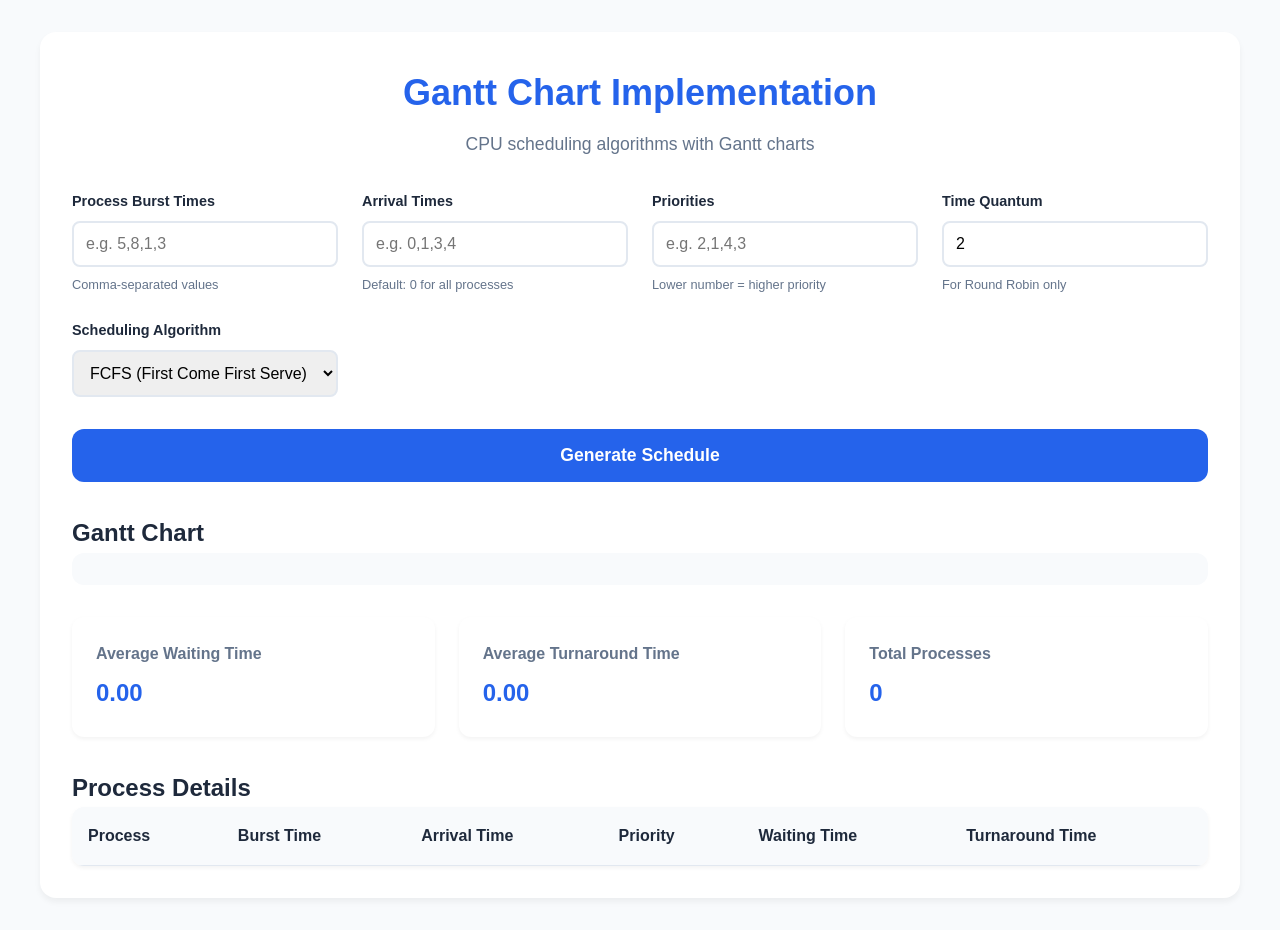
<file: index.html>
<!DOCTYPE html>
<html lang="en">
<head>
    <meta charset="UTF-8">
    <title>OS Scheduling Visualizer</title>
    <link rel="stylesheet" href="styles.css">
</head>
<body>
    <div class="container">
        <header class="header">
            <h1>Gantt Chart Implementation</h1>
            <p class="subtitle"> CPU scheduling algorithms with Gantt charts</p>
        </header>

        <section class="input-section">
            <div class="input-grid">
                <div class="input-group">
                    <label for="processes">Process Burst Times</label>
                    <input type="text" id="processes" placeholder="e.g. 5,8,1,3" required>
                    <span class="input-hint">Comma-separated values</span>
                </div>

                <div class="input-group">
                    <label for="arrivalTimes">Arrival Times</label>
                    <input type="text" id="arrivalTimes" placeholder="e.g. 0,1,3,4">
                    <span class="input-hint">Default: 0 for all processes</span>
                </div>

                <div class="input-group">
                    <label for="priorities">Priorities</label>
                    <input type="text" id="priorities" placeholder="e.g. 2,1,4,3">
                    <span class="input-hint">Lower number = higher priority</span>
                </div>

                <div class="input-group">
                    <label for="timeQuantum">Time Quantum</label>
                    <input type="number" id="timeQuantum" min="1" value="2">
                    <span class="input-hint">For Round Robin only</span>
                </div>

                <div class="input-group">
                    <label for="algorithm">Scheduling Algorithm</label>
                    <select id="algorithm">
                        <option value="fcfs">FCFS (First Come First Serve)</option>
                        <option value="sjf">SJF (Shortest Job First)</option>
                        <option value="srtf">SRTF (Shortest Remaining Time First)</option>
                        <option value="rr">Round Robin</option>
                        <option value="priority-np">Priority (Non-Preemptive)</option>
                        <option value="priority-p">Priority (Preemptive)</option>
                    </select>
                </div>
            </div>

            <button class="visualize-btn" onclick="calculateSchedule()">
                <span class="btn-text">Generate Schedule</span>
            </button>
        </section>

        <section class="output-section">
            <div class="error-msg" id="error"></div>
            
            <div class="gantt-section">
                <h2>Gantt Chart</h2>
                <div class="gantt-chart" id="ganttChart"></div>
            </div>

            <div class="metrics-section">
                <div class="metrics-grid">
                    <div class="metric-card">
                        <h3>Average Waiting Time</h3>
                        <p class="metric-value" id="avgWaiting">0.00</p>
                    </div>
                    <div class="metric-card">
                        <h3>Average Turnaround Time</h3>
                        <p class="metric-value" id="avgTurnaround">0.00</p>
                    </div>
                    <div class="metric-card">
                        <h3>Total Processes</h3>
                        <p class="metric-value" id="totalProcesses">0</p>
                    </div>
                </div>
            </div>


            <div class="process-table-section">
                <h2>Process Details</h2>
                <table>
                    <thead>
                        <tr>
                            <th>Process</th>
                            <th>Burst Time</th>
                            <th>Arrival Time</th>
                            <th>Priority</th>
                            <th>Waiting Time</th>
                            <th>Turnaround Time</th>
                        </tr>
                    </thead>
                    <tbody id="processTableBody"></tbody>
                </table>
            </div>

        </section>
    </div>

    <script src="script.js"></script>
</body>
</html>
</file>
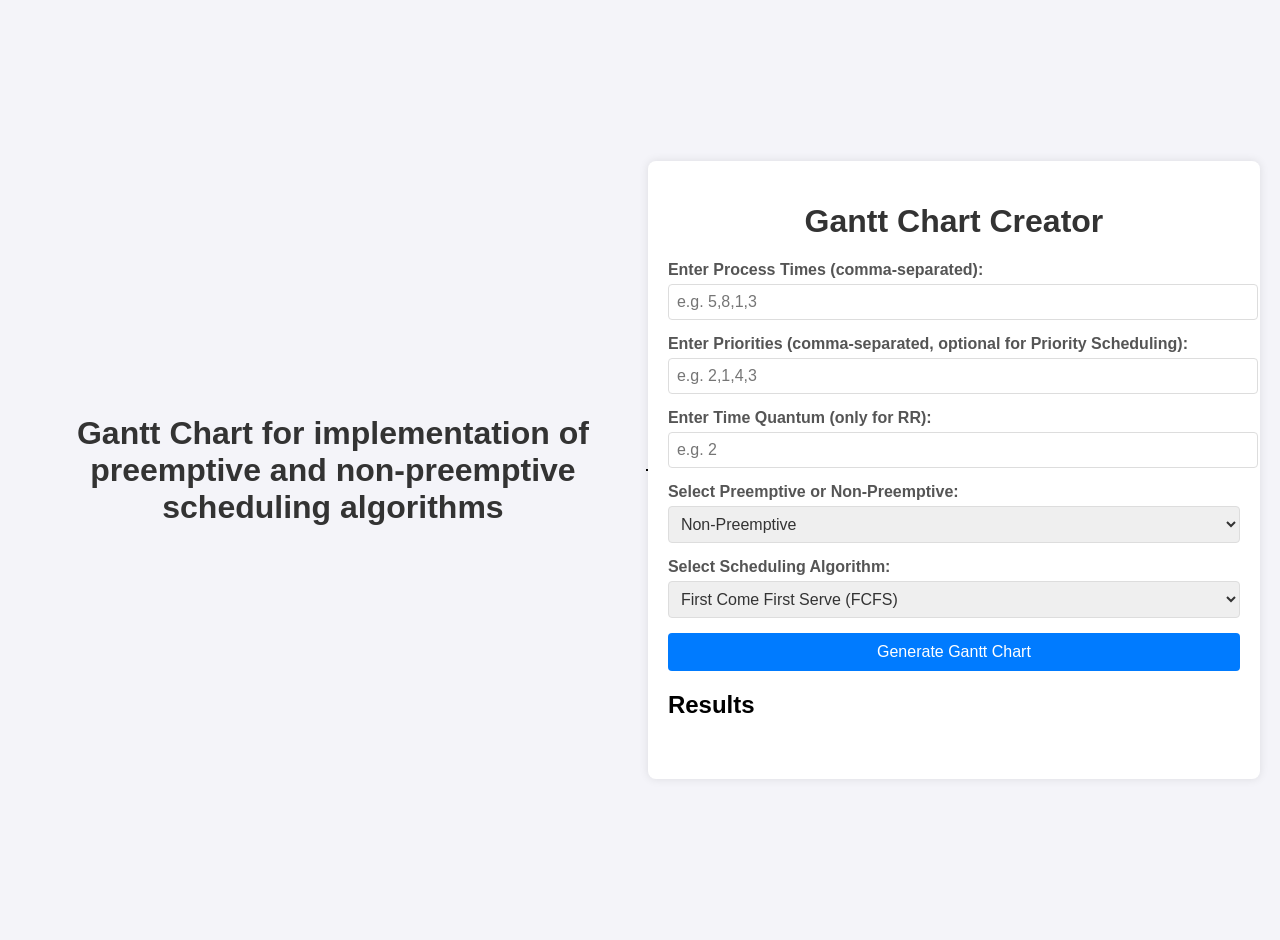
<file: gantt_chart.html>
<!DOCTYPE html>
<html lang="en">
<head>
    <meta charset="UTF-8">
    <title>Gantt Chart Creator</title>
    <style>
        body {
            font-family: Arial, sans-serif;
            background-color: #f4f4f9;
            margin: 0;
            padding: 20px;
            display: flex;
            justify-content: center;
            align-items: center;
            height: 100vh;
        }
        .container {
            background-color: #fff;
            padding: 20px;
            border-radius: 8px;
            box-shadow: 0 0 10px rgba(0, 0, 0, 0.1);
            width: 100%;
            max-width: 800px;
        }
        h1 {
            text-align: center;
            color: #333;
        }
        .form-group {
            margin-bottom: 15px;
        }
        label {
            display: block;
            margin-bottom: 5px;
            font-weight: bold;
            color: #555;
        }
        input, select {
            width: 100%;
            padding: 8px;
            border: 1px solid #ddd;
            border-radius: 4px;
            font-size: 16px;
            color: #333;
        }
        button {
            width: 100%;
            padding: 10px;
            background-color: #007bff;
            border: none;
            border-radius: 4px;
            color: #fff;
            font-size: 16px;
            cursor: pointer;
            transition: background-color 0.3s ease;
        }
        button:hover {
            background-color: #0056b3;
        }
        .results {
            margin-top: 20px;
        }
        .gantt-chart {
            display: flex;
            flex-wrap: wrap;
            margin-top: 20px;
        }
        .gantt-chart div {
            border: 1px solid #007bff;
            background-color: #cce5ff;
            padding: 10px;
            text-align: center;
            margin-right: 5px;
            margin-bottom: 5px;
            border-radius: 4px;
            flex-grow: 1;
            flex-basis: 0;
        }
        .metrics {
            margin-top: 20px;
        }
        .error {
            color: red;
            margin-top: 10px;
            display: none;
        }
    </style>
</head>
<body>
    <h1 align="center"> Gantt Chart for implementation of preemptive and non-preemptive scheduling algorithms</h1>
    <hr color="black">
    <div class="container">
        <h1>Gantt Chart Creator</h1>
        <div class="form-group">
            <label for="processes">Enter Process Times (comma-separated):</label>
            <input type="text" id="processes" placeholder="e.g. 5,8,1,3">
        </div>
        <div class="form-group">
            <label for="priorities">Enter Priorities (comma-separated, optional for Priority Scheduling):</label>
            <input type="text" id="priorities" placeholder="e.g. 2,1,4,3">
        </div>
        <div class="form-group">
            <label for="timeQuantum">Enter Time Quantum (only for RR):</label>
            <input type="text" id="timeQuantum" placeholder="e.g. 2">
        </div>
        <div class="form-group">
            <label for="preemptive">Select Preemptive or Non-Preemptive:</label>
            <select id="preemptive">
                <option value="non-preemptive">Non-Preemptive</option>
                <option value="preemptive">Preemptive</option>
            </select>
        </div>
        <div class="form-group">
            <label for="algorithm">Select Scheduling Algorithm:</label>
            <select id="algorithm">
                <option value="fcfs">First Come First Serve (FCFS)</option>
                <option value="sjf">Shortest Job First (SJF)</option>
                <option value="rr">Round Robin (RR)</option>
                <option value="priority">Priority Scheduling</option>
            </select>
        </div>
        <button onclick="generateGanttChart()">Generate Gantt Chart</button>
        <div id="results" class="results">
            <h2>Results</h2>
            <div id="ganttChart" class="gantt-chart"></div>
            <div id="metrics" class="metrics"></div>
        </div>
        <p id="error" class="error">Please enter valid inputs.</p>
    </div>
    <script>
        function generateGanttChart() {
            const processTimes = document.getElementById('processes').value.split(',').map(Number);
            const priorities = document.getElementById('priorities').value.split(',').map(Number);
            const timeQuantum = parseInt(document.getElementById('timeQuantum').value, 10);
            const algorithm = document.getElementById('algorithm').value;
            const preemptive = document.getElementById('preemptive').value === 'preemptive';
            const errorElement = document.getElementById('error');

            if (processTimes.some(isNaN) || (algorithm === 'rr' && isNaN(timeQuantum))) {
                errorElement.style.display = 'block';
                return;
            }
            errorElement.style.display = 'none';

            let chartData;
            if (algorithm === 'fcfs') {
                chartData = fcfs(processTimes);
            } else if (algorithm === 'sjf') {
                chartData = preemptive ? sjfPreemptive(processTimes) : sjfNonPreemptive(processTimes);
            } else if (algorithm === 'rr') {
                chartData = rr(processTimes, timeQuantum);
            } else if (algorithm === 'priority') {
                chartData = preemptive ? prioritySchedulingPreemptive(processTimes, priorities) : prioritySchedulingNonPreemptive(processTimes, priorities);
            }

            displayGanttChart(chartData);
        }

        function fcfs(processTimes) {
            const n = processTimes.length;
            let currentTime = 0;
            let ganttData = [];
            let waitingTimes = [];
            let responseTimes = [];

            for (let i = 0; i < n; i++) {
                ganttData.push({ process: `P${i + 1}`, start: currentTime, duration: processTimes[i] });
                waitingTimes.push(currentTime);
                responseTimes.push(currentTime);
                currentTime += processTimes[i];
            }

            return { ganttData, waitingTimes, responseTimes };
        }

        function sjfNonPreemptive(processTimes) {
            const n = processTimes.length;
            let currentTime = 0;
            let ganttData = [];
            let waitingTimes = [];
            let responseTimes = [];
            let sortedProcesses = processTimes.map((time, index) => ({ time, index })).sort((a, b) => a.time - b.time);

            sortedProcesses.forEach(({ time, index }) => {
                ganttData.push({ process: `P${index + 1}`, start: currentTime, duration: time });
                waitingTimes.push(currentTime);
                responseTimes.push(currentTime);
                currentTime += time;
            });

            return { ganttData, waitingTimes, responseTimes };
        }

        function sjfPreemptive(processTimes) {
            const n = processTimes.length;
            let currentTime = 0;
            let ganttData = [];
            let waitingTimes = new Array(n).fill(0);
            let responseTimes = new Array(n).fill(-1);
            let remainingTimes = [...processTimes];
            let completed = 0;
            let prevProcess = -1;

            while (completed < n) {
                let shortest = -1;
                let minTime = Infinity;

                for (let i = 0; i < n; i++) {
                    if (remainingTimes[i] > 0 && remainingTimes[i] < minTime) {
                        minTime = remainingTimes[i];
                        shortest = i;
                    }
                }

                if (shortest === -1) {
                    currentTime++;
                    continue;
                }

                if (responseTimes[shortest] === -1) {
                    responseTimes[shortest] = currentTime;
                }

                ganttData.push({ process: `P${shortest + 1}`, start: currentTime, duration: 1 });
                remainingTimes[shortest]--;
                currentTime++;

                if (remainingTimes[shortest] === 0) {
                    completed++;
                    waitingTimes[shortest] = currentTime - processTimes[shortest];
                }

                prevProcess = shortest;
            }

            return { ganttData, waitingTimes, responseTimes };
        }

        function rr(processTimes, timeQuantum) {
            const n = processTimes.length;
            let currentTime = 0;
            let ganttData = [];
            let waitingTimes = new Array(n).fill(0);
            let responseTimes = new Array(n).fill(-1);
            let remainingTimes = [...processTimes];
            let queue = [];

            for (let i = 0; i < n; i++) {
                queue.push(i);
            }

            while (queue.length > 0) {
                let i = queue.shift();
                if (responseTimes[i] === -1) {
                    responseTimes[i] = currentTime;
                }
                if (remainingTimes[i] > timeQuantum) {
                    ganttData.push({ process: `P${i + 1}`, start: currentTime, duration: timeQuantum });
                    currentTime += timeQuantum;
                    remainingTimes[i] -= timeQuantum;
                    queue.push(i);
                } else {
                    ganttData.push({ process: `P${i + 1}`, start: currentTime, duration: remainingTimes[i] });
                    currentTime += remainingTimes[i];
                    waitingTimes[i] = currentTime - processTimes[i];
                    remainingTimes[i] = 0;
                }
            }

            return { ganttData, waitingTimes, responseTimes };
        }

        function prioritySchedulingNonPreemptive(processTimes, priorities) {
            const n = processTimes.length;
            let currentTime = 0;
            let ganttData = [];
            let waitingTimes = [];
            let responseTimes = [];
            let sortedProcesses = processTimes.map((time, index) => ({
                time,
                index,
                priority: priorities[index]
            })).sort((a, b) => a.priority - b.priority);

            sortedProcesses.forEach(({ time, index }) => {
                ganttData.push({ process: `P${index + 1}`, start: currentTime, duration: time });
                waitingTimes.push(currentTime);
                responseTimes.push(currentTime);
                currentTime += time;
            });

            return { ganttData, waitingTimes, responseTimes };
        }

        function prioritySchedulingPreemptive(processTimes, priorities) {
            const n = processTimes.length;
            let currentTime = 0;
            let ganttData = [];
            let waitingTimes = new Array(n).fill(0);
            let responseTimes = new Array(n).fill(-1);
            let remainingTimes = [...processTimes];
            let completed = 0;

            while (completed < n) {
                let highestPriority = -1;
                let minPriority = Infinity;

                for (let i = 0; i < n; i++) {
                    if (remainingTimes[i] > 0 && priorities[i] < minPriority) {
                        minPriority = priorities[i];
                        highestPriority = i;
                    }
                }

                if (highestPriority === -1) {
                    currentTime++;
                    continue;
                }

                if (responseTimes[highestPriority] === -1) {
                    responseTimes[highestPriority] = currentTime;
                }

                ganttData.push({ process: `P${highestPriority + 1}`, start: currentTime, duration: 1 });
                remainingTimes[highestPriority]--;
                currentTime++;

                if (remainingTimes[highestPriority] === 0) {
                    completed++;
                    waitingTimes[highestPriority] = currentTime - processTimes[highestPriority];
                }
            }

            return { ganttData, waitingTimes, responseTimes };
        }

        function displayGanttChart(chartData) {
            const { ganttData, waitingTimes, responseTimes } = chartData;
            const ganttChart = document.getElementById('ganttChart');
            const metrics = document.getElementById('metrics');

            ganttChart.innerHTML = '';
            metrics.innerHTML = '';

            ganttData.forEach(({ process, start, duration }) => {
                const div = document.createElement('div');
                div.style.width = `${duration * 30}px`;
                div.innerHTML = `${process} (${start} - ${start + duration})`;
                ganttChart.appendChild(div);
            });

            const avgWaitingTime = waitingTimes.reduce((a, b) => a + b, 0) / waitingTimes.length;
            const avgResponseTime = responseTimes.reduce((a, b) => a + b, 0) / responseTimes.length;

            metrics.innerHTML = `
                <p><strong>Average Waiting Time:</strong> ${avgWaitingTime.toFixed(2)}</p>
                <p><strong>Average Response Time:</strong> ${avgResponseTime.toFixed(2)}</p>
            `;
        }
    </script>
</body>
</html>
</file>
<file: styles.css>
/* styles.css */
:root {
    --primary-color: #2563eb;
    --secondary-color: #3b82f6;
    --background-color: #f8fafc;
    --text-color: #1e293b;
    --border-color: #e2e8f0;
    --metric-bg: #ffffff;
    --error-color: #dc2626;
}

* {
    margin: 0;
    padding: 0;
    box-sizing: border-box;
}

body {
    font-family: 'Inter', -apple-system, BlinkMacSystemFont, 'Segoe UI', Roboto, sans-serif;
    background-color: var(--background-color);
    color: var(--text-color);
    line-height: 1.6;
    padding: 2rem;
}

.container {
    max-width: 1200px;
    margin: 0 auto;
    background: white;
    border-radius: 1rem;
    box-shadow: 0 4px 6px rgba(0, 0, 0, 0.05);
    padding: 2rem;
}

.header {
    text-align: center;
    margin-bottom: 2rem;
}

.header h1 {
    font-size: 2.25rem;
    color: var(--primary-color);
    margin-bottom: 0.5rem;
}

.subtitle {
    color: #64748b;
    font-size: 1.1rem;
}

.input-section {
    margin: 2rem 0;
}

.input-grid {
    display: grid;
    grid-template-columns: repeat(auto-fit, minmax(250px, 1fr));
    gap: 1.5rem;
    margin-bottom: 2rem;
}

.input-group {
    display: flex;
    flex-direction: column;
    gap: 0.5rem;
}

label {
    font-weight: 600;
    color: var(--text-color);
    font-size: 0.9rem;
}

input, select {
    padding: 0.75rem;
    border: 2px solid var(--border-color);
    border-radius: 0.5rem;
    font-size: 1rem;
    transition: all 0.2s ease;
}

input:focus, select:focus {
    outline: none;
    border-color: var(--primary-color);
    box-shadow: 0 0 0 3px rgba(37, 99, 235, 0.1);
}

.input-hint {
    font-size: 0.8rem;
    color: #64748b;
}

.visualize-btn {
    display: flex;
    align-items: center;
    justify-content: center;
    gap: 0.75rem;
    width: 100%;
    padding: 1rem;
    background: var(--primary-color);
    color: white;
    border: none;
    border-radius: 0.75rem;
    font-size: 1.1rem;
    font-weight: 600;
    cursor: pointer;
    transition: all 0.2s ease;
}

.visualize-btn:hover {
    background: var(--secondary-color);
    transform: translateY(-1px);
}

.btn-icon {
    font-size: 1.25rem;
}

.output-section {
    margin-top: 2rem;
}

.error-msg {
    display: none;
    padding: 1rem;
    background: #fee2e2;
    color: var(--error-color);
    border-radius: 0.5rem;
    margin-bottom: 1.5rem;
    font-weight: 500;
}

.gantt-section {
    margin-bottom: 2rem;
}

.gantt-chart {
    display: flex;
    gap: 0.25rem;
    padding: 1rem;
    background: var(--background-color);
    border-radius: 0.75rem;
    overflow-x: auto;
}

.gantt-item {
    min-width: 100px;
    padding: 1rem;
    background: var(--primary-color);
    color: white;
    border-radius: 0.5rem;
    text-align: center;
    position: relative;
    transition: transform 0.2s ease;
}

.gantt-item:hover {
    transform: scale(1.05);
    z-index: 1;
}

.metrics-grid {
    display: grid;
    grid-template-columns: repeat(auto-fit, minmax(200px, 1fr));
    gap: 1.5rem;
    margin: 1.5rem 0;
}

.metric-card {
    background: var(--metric-bg);
    padding: 1.5rem;
    border-radius: 0.75rem;
    box-shadow: 0 2px 4px rgba(0, 0, 0, 0.05);
}

.metric-card h3 {
    font-size: 1rem;
    color: #64748b;
    margin-bottom: 0.5rem;
}

.metric-value {
    font-size: 1.5rem;
    font-weight: 700;
    color: var(--primary-color);
}

.process-table-section {
    margin-top: 2rem;
}

table {
    width: 100%;
    border-collapse: collapse;
    background: white;
    border-radius: 0.75rem;
    overflow: hidden;
    box-shadow: 0 2px 4px rgba(0, 0, 0, 0.05);
}

th, td {
    padding: 1rem;
    text-align: left;
    border-bottom: 1px solid var(--border-color);
}

th {
    background: var(--background-color);
    font-weight: 600;
    color: var(--text-color);
}

tr:hover {
    background-color: #f8fafc;
}

@media (max-width: 768px) {
    .container {
        padding: 1rem;
    }
    
    .input-grid {
        grid-template-columns: 1fr;
    }
}
</file>
